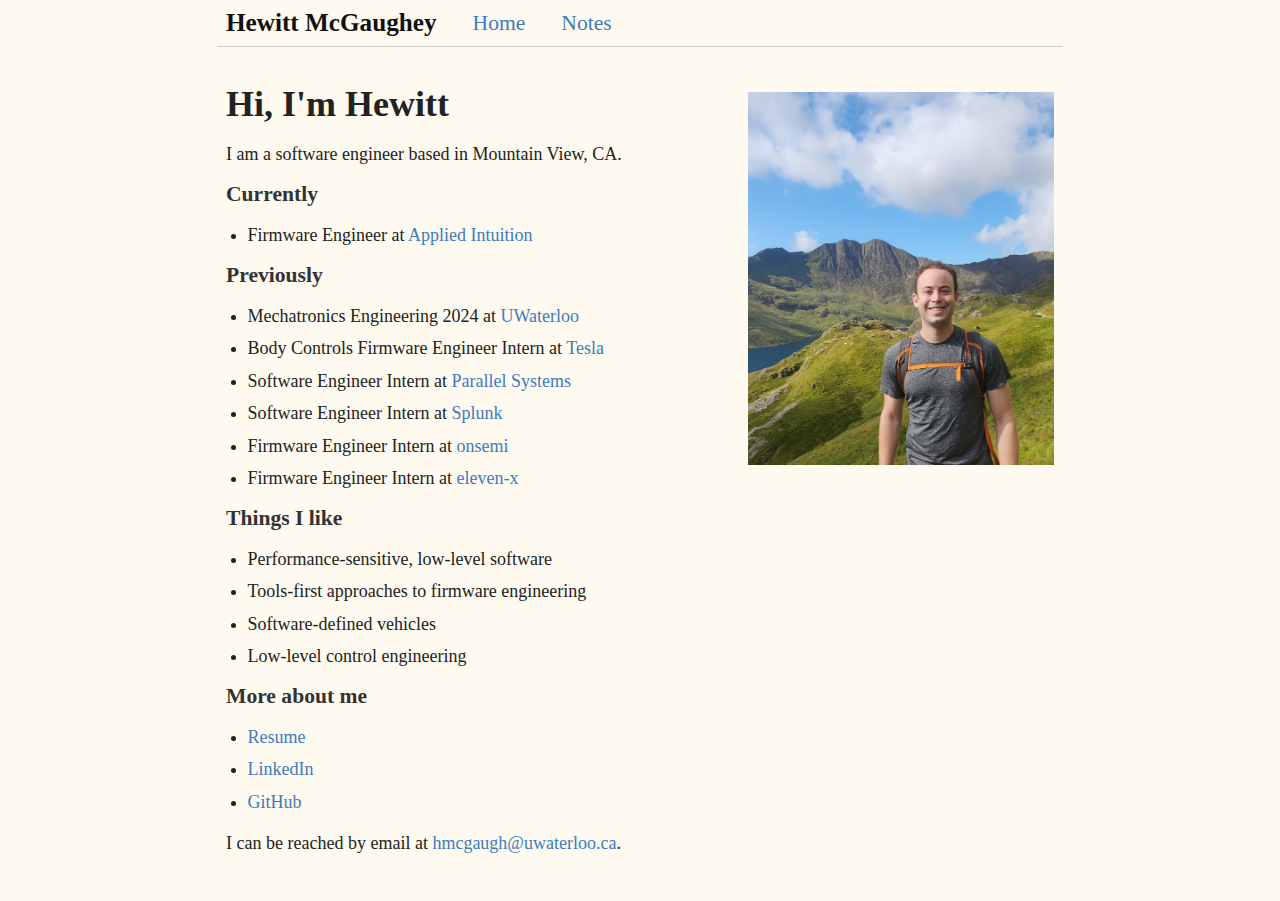
<file: index.html>
<!doctype html>
<html lang="en">
<head>
<meta charset="UTF-8">
<title>Hewitt McGaughey</title>
<link rel="icon" type="image/png" href="/favicon.ico"/>
<link rel="stylesheet" href="css/splendor.css">
</head>
<body>
    <nav class="nav-bar">
        <span class="nav-title">Hewitt McGaughey</span>
        <a href="index.html" class="nav-link">Home</a>
        <a href="notes.html" class="nav-link">Notes</a>
    </nav>

    <div class="container">
        <div class="text-content">
            <h3>Hi, I'm Hewitt</h3>
            <p>I am a software engineer based in Mountain View, CA.</p>
            <h5>Currently</h5>
            <ul>
                <li>Firmware Engineer at <a href="https://www.appliedintuition.com" target="_blank">Applied Intuition</a></li>
            </ul>
            <h5>Previously</h5>
            <ul>
                <li>Mechatronics Engineering 2024 at <a href="https://uwaterloo.ca" target="_blank">UWaterloo</a></li>
                <li>Body Controls Firmware Engineer Intern at <a href="https://www.tesla.com" target="_blank">Tesla</a></li>
                <li>Software Engineer Intern at <a href="https://www.moveparallel.com" target="_blank">Parallel Systems</a></li>
                <li>Software Engineer Intern at <a href="https://www.splunk.com" target="_blank">Splunk</a></li>
                <li>Firmware Engineer Intern at <a href="https://www.onsemi.com" target="_blank">onsemi</a></li>
                <li>Firmware Engineer Intern at <a href="https://eleven-x.com" target="_blank">eleven-x</a></li>
            </ul>
            <h5>Things I like</h5>
            <ul>
                <li>Performance-sensitive, low-level software</li>
                <li>Tools-first approaches to firmware engineering</li>
                <li>Software-defined vehicles</li>
                <li>Low-level control engineering</li>
            </ul>
            <h5>More about me</h5>
            <ul>
                <li><a href="/assets/Hewitt McGaughey Resume.pdf">Resume</a></li>
                <li><a href="https://www.linkedin.com/in/hmcgaughey/" target="_blank">LinkedIn</a></li>
                <li><a href="https://github.com/hewittmcg" target="_blank">GitHub</a></li>
            </ul>
            <p>I can be reached by email at <a href="mailto:hmcgaugh@uwaterloo.ca">hmcgaugh@uwaterloo.ca</a>.</p>
        </div>
        <img src="/assets/snowdon_2024_cropped.jpg" alt="Hewitt McGaughey">
    </div>
</body>
</html>
</file>
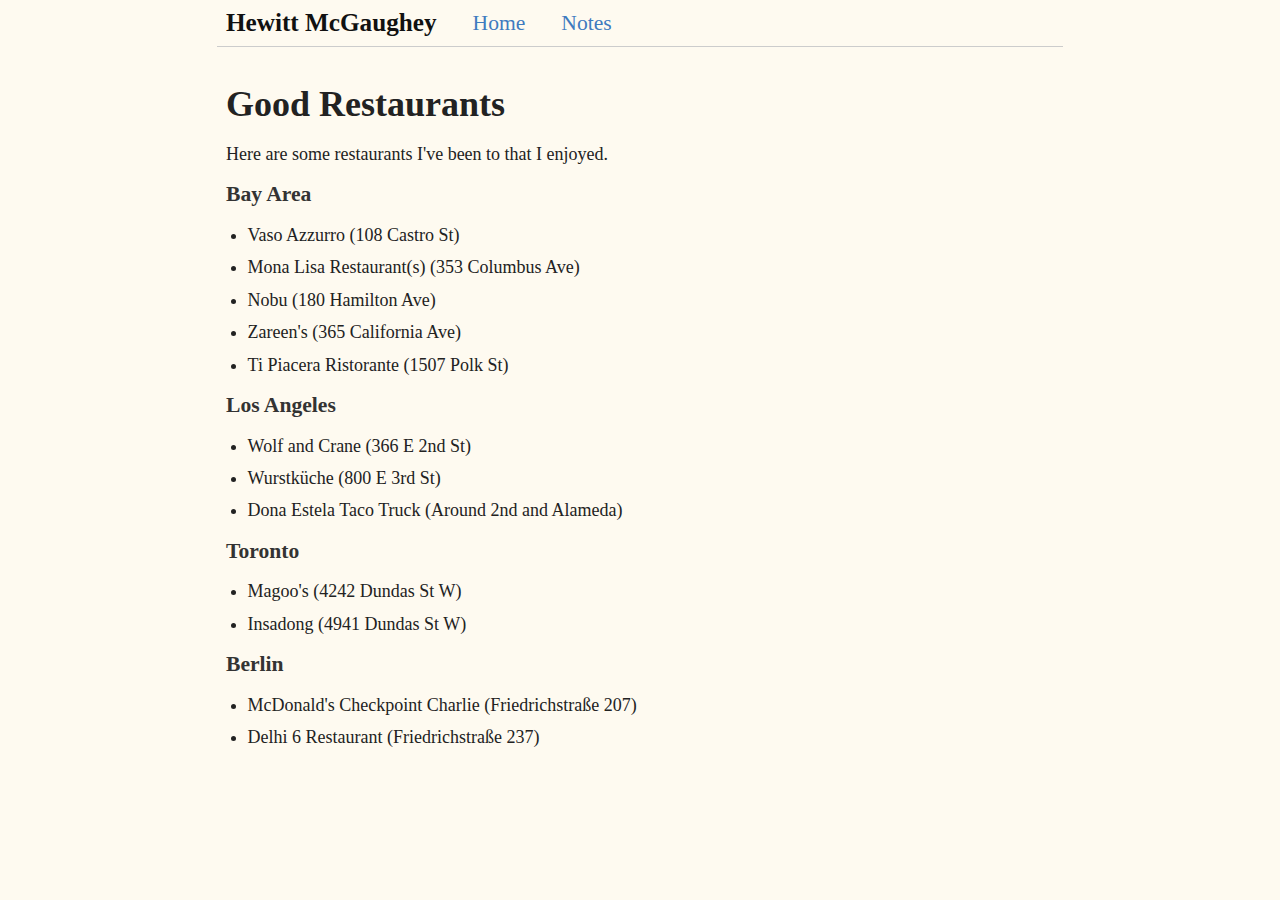
<file: good-restaurants.html>
<!doctype html>
<html lang="en">
<head>
<meta charset="UTF-8">
<title>Good Restaurants - Hewitt McGaughey</title>
<link rel="stylesheet" href="css/splendor.css">
</head>
<body>
    <!-- Navigation Bar -->
    <nav class="nav-bar">
        <span class="nav-title">Hewitt McGaughey</span>
        <a href="index.html" class="nav-link">Home</a>
        <a href="notes.html" class="nav-link">Notes</a>
    </nav>

    <div class="container">
        <div class="text-content">
            <h3>Good Restaurants</h3>
            <p>Here are some restaurants I've been to that I enjoyed.</p>
            
            <h5><strong>Bay Area</strong></h5>
            <ul>
                <li>Vaso Azzurro (108 Castro St)</li>
                <li>Mona Lisa Restaurant(s) (353 Columbus Ave)</li>
                <li>Nobu (180 Hamilton Ave)</li>
                <li>Zareen's (365 California Ave)</li>
                <li>Ti Piacera Ristorante (1507 Polk St)</li>
            </ul>
            
            <h5><strong>Los Angeles</strong></h5>
            <ul>
                <li>Wolf and Crane (366 E 2nd St)</li>
                <li>Wurstküche (800 E 3rd St)</li>
                <li>Dona Estela Taco Truck (Around 2nd and Alameda)</li>
            </ul>
            
            <h5><strong>Toronto</strong></h5>
            <ul>
                <li>Magoo's (4242 Dundas St W)</li>
                <li>Insadong (4941 Dundas St W)</li>
            </ul>
            
            <h5><strong>Berlin</strong></h5>
            <ul>
                <li>McDonald's Checkpoint Charlie (Friedrichstraße 207)</li>
                <li>Delhi 6 Restaurant (Friedrichstraße 237)</li>
            </ul>
        </div>
    </div>
</body>
</html>
</file>
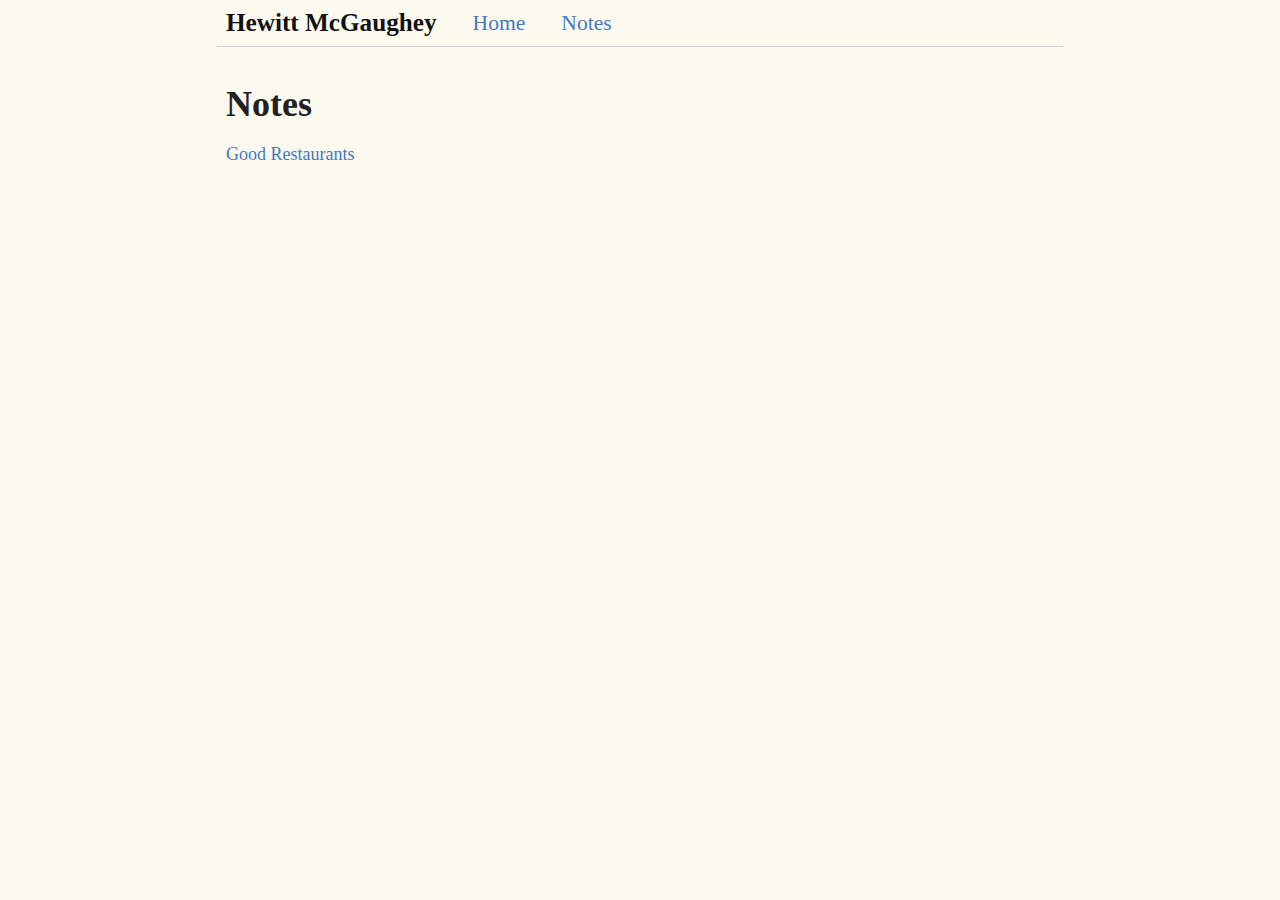
<file: notes.html>
<!doctype html>
<html lang="en">
<head>
<meta charset="UTF-8">
<title>Notes - Hewitt McGaughey</title>
<link rel="stylesheet" href="css/splendor.css">
</head>
<body>
    <!-- Navigation Bar -->
    <nav class="nav-bar">
        <span class="nav-title">Hewitt McGaughey</span>
        <a href="index.html" class="nav-link">Home</a>
        <a href="notes.html" class="nav-link">Notes</a>
    </nav>

    <div class="container">
        <div class="text-content">
            <h3>Notes</h3>
                <p><a href="good-restaurants.html">Good Restaurants</a></p>
        </div>
    </div>
</body>
</html>
</file>
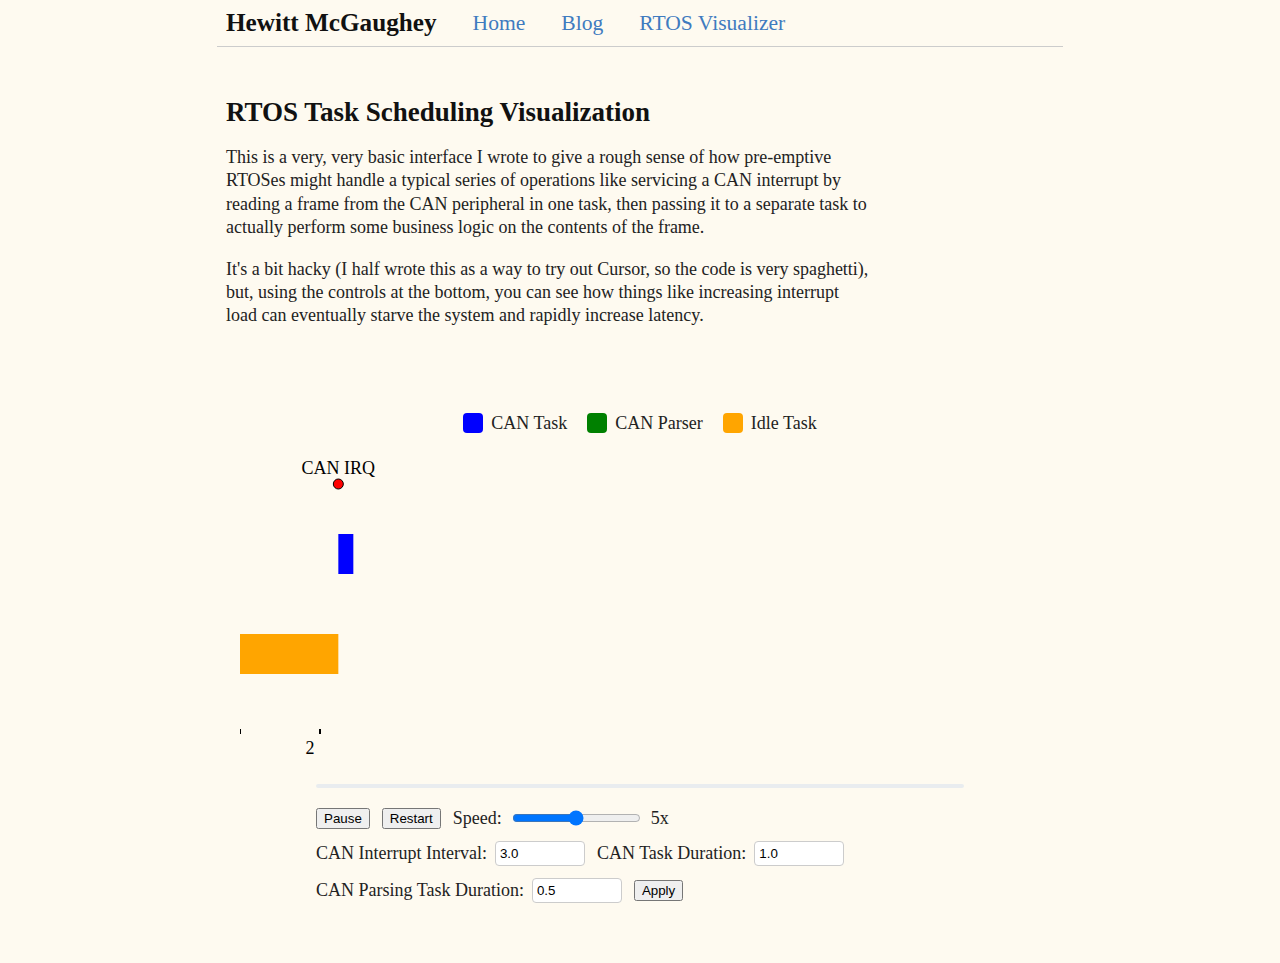
<file: rtos-vis/rtos-vis.html>
<!doctype html>
<html lang="en">
<head>
    <meta charset="UTF-8">
    <meta name="viewport" content="width=device-width, initial-scale=1.0">
    <!-- Google tag (gtag.js) -->
    <script async src="https://www.googletagmanager.com/gtag/js?id=G-X11MG73V3S"></script>
    <script>
      window.dataLayer = window.dataLayer || [];
      function gtag(){dataLayer.push(arguments);}
      gtag('js', new Date());
      gtag('config', 'G-X11MG73V3S');
    </script>
    <title>RTOS Visualizer - Hewitt McGaughey</title>
    <link rel="icon" type="image/png" href="/favicon.ico"/>
    <link rel="stylesheet" href="../css/splendor.css"> <!-- Adjust path if needed -->
    <script src="https://cdnjs.cloudflare.com/ajax/libs/gsap/3.12.5/gsap.min.js"></script>
    <style>
        .visualization-container {
            max-width: 900px;
            width: 100%;
            margin: 0 auto;
            padding: 20px;
            display: flex;
            flex-direction: column;
            align-items: center;
        }
        .visualization {
            width: 100%;
            max-width: 800px; /* Optional: constrain width */
            height: 350px;
            display: block;
        }
        .container {
            display: block;
        }   
        .controls, .can-controls {
            display: flex;
            flex-wrap: wrap;
            gap: 12px;
            width: 100%;
            margin-bottom: 20px;
            align-items: center;
        }
        .control-group {
            display: flex;
            align-items: center;
            gap: 8px;
        }
        .control-group input[type="number"] {
            width: 80px;
            padding: 4px;
            border: 1px solid #ccc;
            border-radius: 4px;
        }
        .speed-control {
            display: flex;
            align-items: center;
            gap: 8px;
        }
        .progress-container {
            width: 100%;
            height: 4px;
            background-color: #e9ecef;
            border-radius: 2px;
            margin-bottom: 20px;
        }
        .progress-bar {
            height: 100%;
            background-color: #007bff;
            border-radius: 2px;
            width: 0%;
        }
        .legend {
            display: flex;
            gap: 20px;
            margin-top: 20px;
        }
        .legend-item {
            display: flex;
            align-items: center;
            gap: 8px;
        }
        .legend-color {
            width: 20px;
            height: 20px;
            border-radius: 4px;
        }
        .tooltip {
            position: absolute;
            background-color: rgba(0, 0, 0, 0.8);
            color: white;
            padding: 8px;
            border-radius: 4px;
            font-size: 14px;
            pointer-events: none;
            display: none;
        }
        @media (max-width: 768px) {
            .visualization-container {
                max-width: 100%;
                padding: 0;
            }
            .visualization {
                max-width: 100%;
                width: 100vw;
                height: auto;
                aspect-ratio: 800 / 350;
            }
            .controls, .can-controls {
                flex-direction: column;
                align-items: flex-start;
                gap: 8px;
                padding: 0 10px;
            }
            .control-group {
                flex-wrap: wrap;
            }
            .legend {
                flex-wrap: wrap;
                gap: 10px;
                padding: 0 10px;
            }
            .progress-container {
                width: 100vw;
            }
        }
    </style>
</head>
<body>
    <nav class="nav-bar">
        <span class="nav-title">Hewitt McGaughey</span>
        <a href="../index.html" class="nav-link">Home</a>
        <a href="../notes.html" class="nav-link">Blog</a>
        <a href="rtos-vis.html" class="nav-link nav-active">RTOS Visualizer</a>
    </nav>
    <div class="container">
        <div class="text-content">
            <h4>RTOS Task Scheduling Visualization</h4>
            <p>
                This is a very, very basic interface I wrote to give a rough sense of how pre-emptive RTOSes might handle a typical 
                series of operations like servicing a CAN interrupt by reading a frame from the CAN peripheral in one task, 
                then passing it to a separate task to actually perform some business logic on the contents of the frame.
            </p>
            <p>
                It's a bit hacky (I half wrote this as a way to try out Cursor, so the code is very spaghetti),
                but, using the controls at the bottom, you can see how things like increasing interrupt load can eventually starve the system 
                and rapidly increase latency.
            </p>
        </div>
    </div>
    <div class="visualization-container">

        <div class="legend" id="legend">
            <div class="legend-item">
                <div class="legend-color" style="background-color: #0000FF;"></div>
                <span>CAN Task</span>
            </div>
            <div class="legend-item">
                <div class="legend-color" style="background-color: #008000;"></div>
                <span>CAN Parser</span>
            </div>
            <div class="legend-item">
                <div class="legend-color" style="background-color: #FFA500;"></div>
                <span>Idle Task</span>
            </div>
        </div>
        
        <div class="visualization" id="visualization"></div>

        <div class="progress-container">
            <div class="progress-bar" id="progress-bar"></div>
        </div>

        <div class="controls">
            <button id="play-pause">Pause</button>
            <button id="restart">Restart</button>
            <div class="speed-control">
                <label for="speed">Speed:</label>
                <input type="range" id="speed" min="0.1" max="10" step="0.1" value="5.0">
                <span id="speed-value">1.0x</span>
            </div>
            <div class="can-controls">
                <div class="control-group">
                    <label for="can-interval">CAN Interrupt Interval:</label>
                    <input type="number" id="can-interval" min="0.1" max="10" step="0.1" value="3.0">
                </div>
                <div class="control-group">
                    <label for="can-duration">CAN Task Duration:</label>
                    <input type="number" id="can-duration" min="0.1" max="5" step="0.1" value="1.0">
                </div>
                <div class="control-group">
                    <label for="can-parsing-duration">CAN Parsing Task Duration:</label>
                    <input type="number" id="can-parsing-duration" min="0.1" max="5" step="0.1" value="0.5">
                </div>
                <button id="apply-can">Apply</button>
            </div>
        </div>
        <div id="tooltip" class="tooltip"></div>
    </div>

    <script type="module" src="main.js"></script>
</body>
</html>
</file>
<file: css/splendor.css>
p,
.splendor-p {
  font-size: 1rem;
  margin-bottom: 1rem;
  line-height: 1.3; /* Reduced line height */
  color: #222; /* Darkened font color */
}

h1,
.splendor-h1,
h2,
.splendor-h2,
h3,
.splendor-h3 {
  margin: 0.5rem 0 0.5rem; /* Reduced top margin */
}
h4,
.splendor-h4 {
  margin: 1.2rem 0 0.5rem;
  font-weight: bold;
  line-height: 1.2; /* Reduced line height */
  color: #111; /* Darker color for headings */
}

h1,
.splendor-h1 {
  font-size: 3.2rem;
}

h2,
.splendor-h2 {
  font-size: 2.4rem;
}

h3,
.splendor-h3 {
  font-size: 2rem;
}

h4,
.splendor-h4 {
  font-size: 1.5rem;
}

h5,
.splendor-h5 {
  margin: 1rem auto 1rem;
  font-size: 1.2rem; /* Slightly larger than body text */
  font-weight: bold; /* Emphasize the subheading */
  color: #333; /* Slightly darker to make it stand out */
  line-height: 1; /* Adjust line-height for better spacing */
}

small,
.splendor-small {
  font-size: 0.875rem;
  color: #666;
}

img,
canvas,
iframe,
video,
svg,
select,
textarea {
  max-width: 100%;
  height: auto;
}

@import url('https://fonts.googleapis.com/css?family=Merriweather:300,400,700&display=swap');

html {
  font-size: 18px;
  max-width: 100%;
}

body {
  color: #222; /* Darkened body font color */
  font-family: 'Merriweather', Georgia, serif;
  background-color: #fefaf0;
  margin: 0;
  max-width: 100%;
}

p,
* {
  max-width: 36rem;
}

ul {
  margin: 1rem auto;
  padding-left: 1.2rem;
  line-height: 1.3; /* Reduced line height for lists */
}

li {
  margin-bottom: 0.5rem;
  line-height: 1.3; /* Reduced line height */
}

p {
  color: #222; /* Darkened paragraph text */
  height: auto;
  margin: 1rem auto;
  line-height: 1.3; /* Reduced line height for paragraphs */
}

.container {
  margin: 0 auto;
  display: flex;
  align-items: start;
  max-width: 46rem;
  padding: 1.5rem;
}

.container img {
  padding-top: 1rem;
  padding-left: 2rem;
  max-width: 17rem;
  height: auto;
}

.text-content {
  flex: 1;
  padding-right: 1.5rem;
}

a {
  color: #3f7bbf;
  text-decoration: none;
}

a:hover {
  text-decoration: underline;
}

/* Navigation bar styles */
.nav-bar {
  background-color: #fefaf0;
  padding: 0.5rem;
  text-align: left;
  border-bottom: 1px solid #ccc;
  max-width: 46rem;
  margin: 0 auto;
  display: flex;
  align-items: center; /* Align items vertically */
}

.nav-title {
  font-size: 1.4rem;
  font-weight: bold;
  color: #111;
  margin-right: 2rem;
}

.nav-link {
  margin-right: 2rem;
  color: #3f7bbf;
  text-decoration: none;
  font-size: 1.2rem;
}

.nav-link:hover {
  text-decoration: underline;
}

/* Small screen optimization */
@media (max-width: 768px) {
  h1 {
    font-size: 2.5rem;
  }
  h2 {
    font-size: 2rem;
  }
  .container {
    flex-direction: column;
    padding: 1rem;
  }
  .container img {
    padding-left: 0;
    margin-bottom: 1rem;
  }
  .text-content {
    padding-right: 0;
  }
}
</file>
